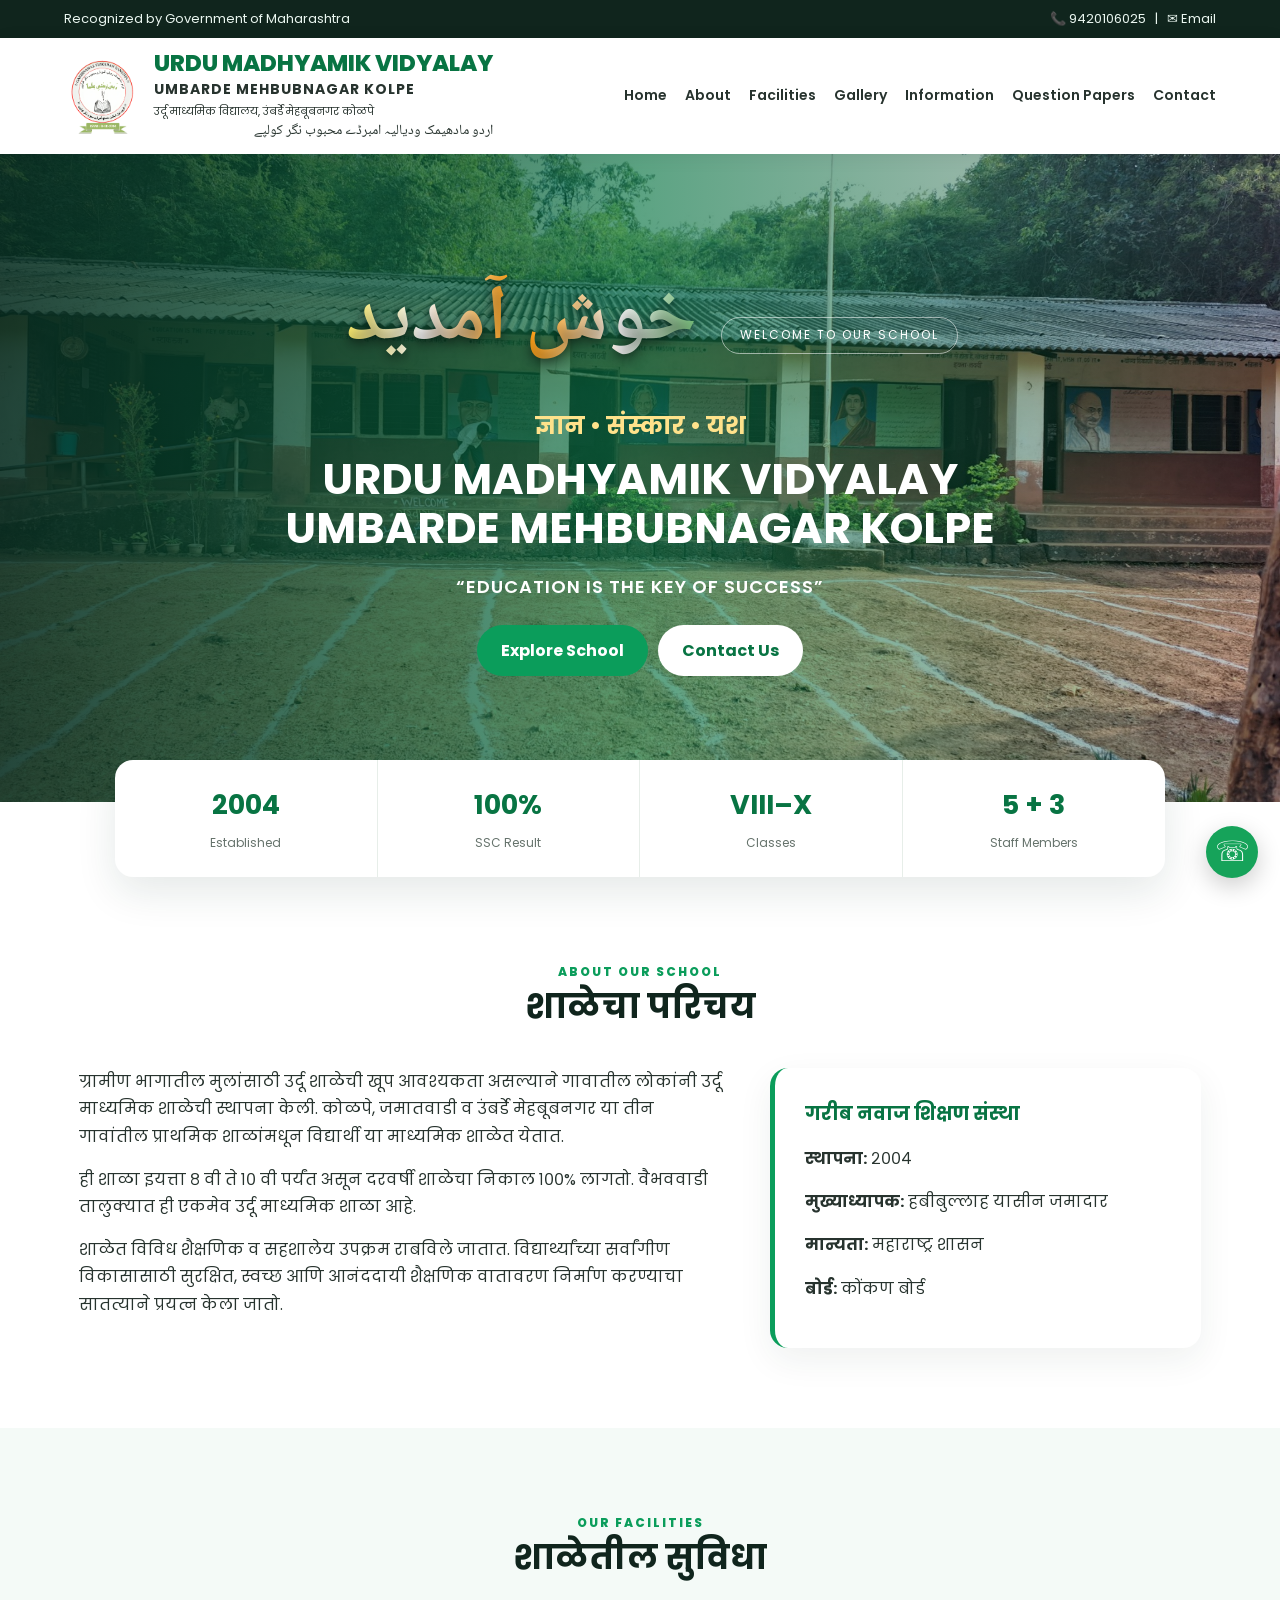
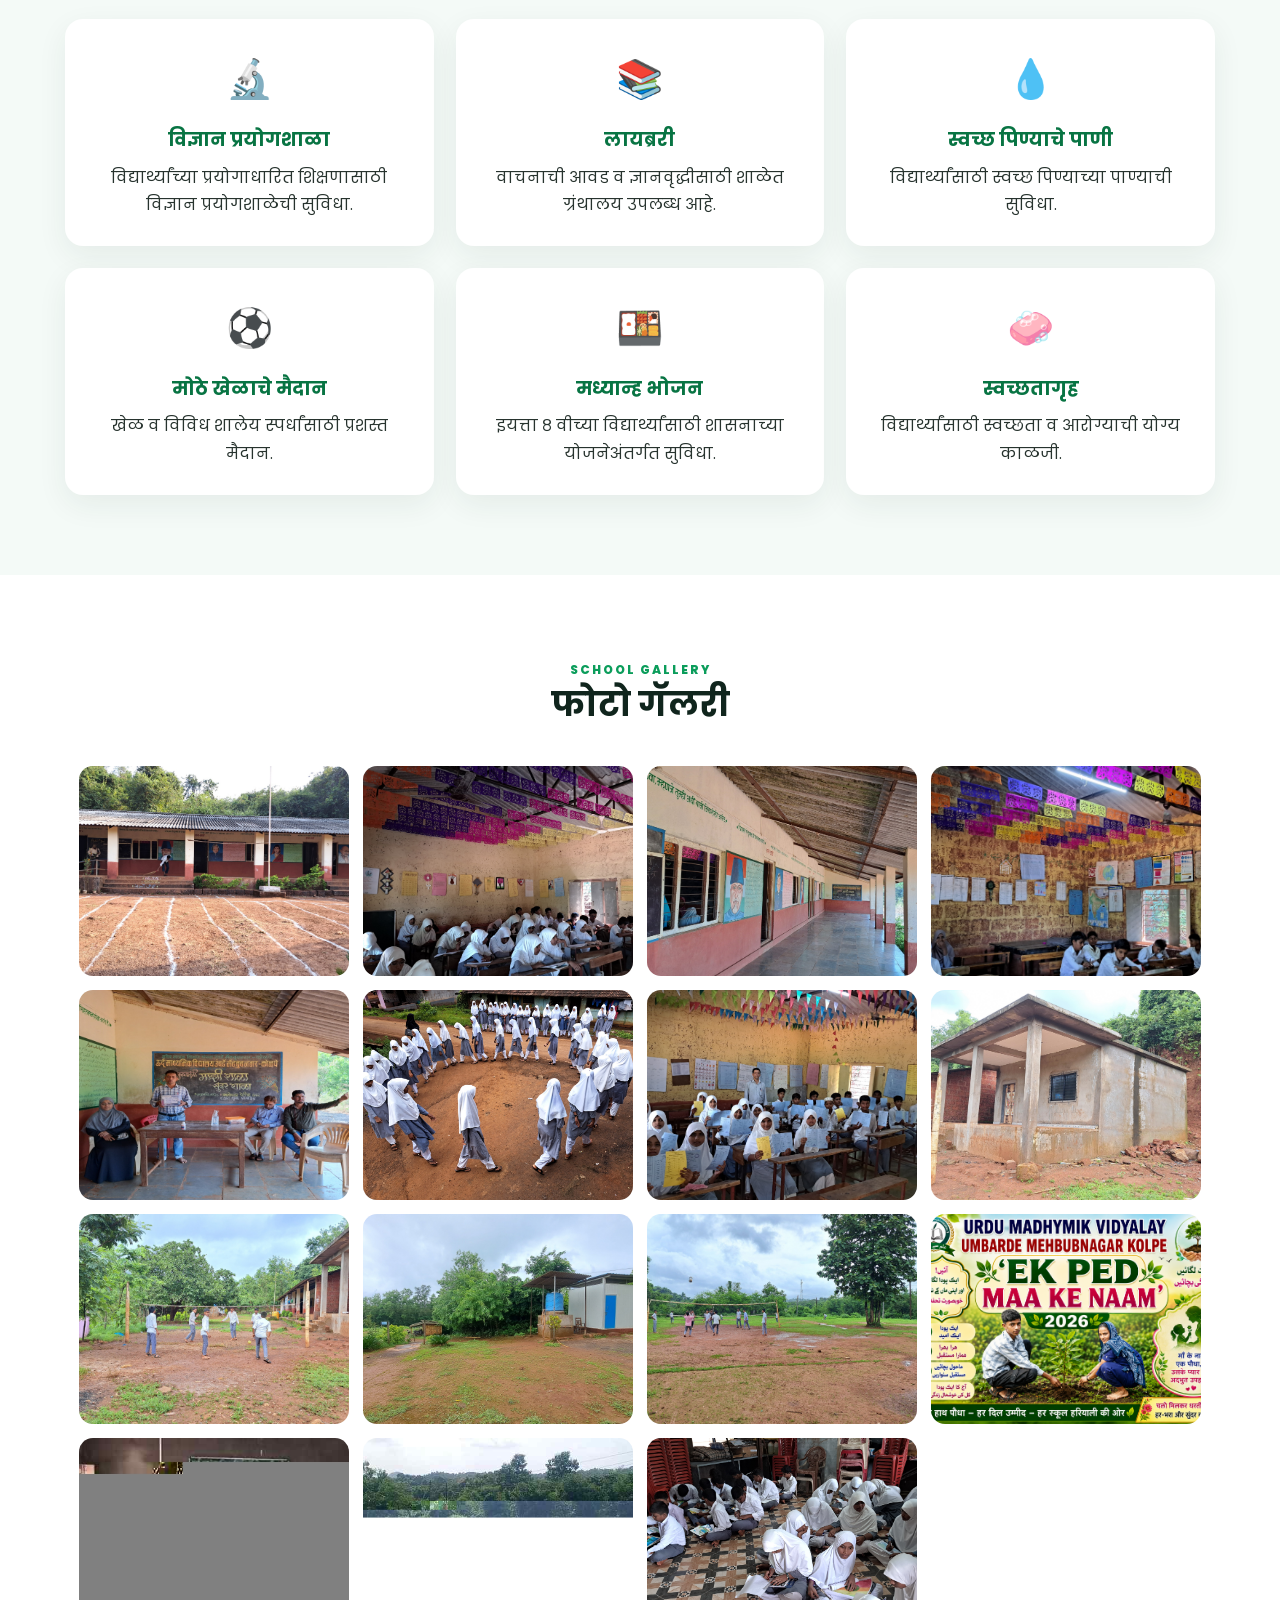
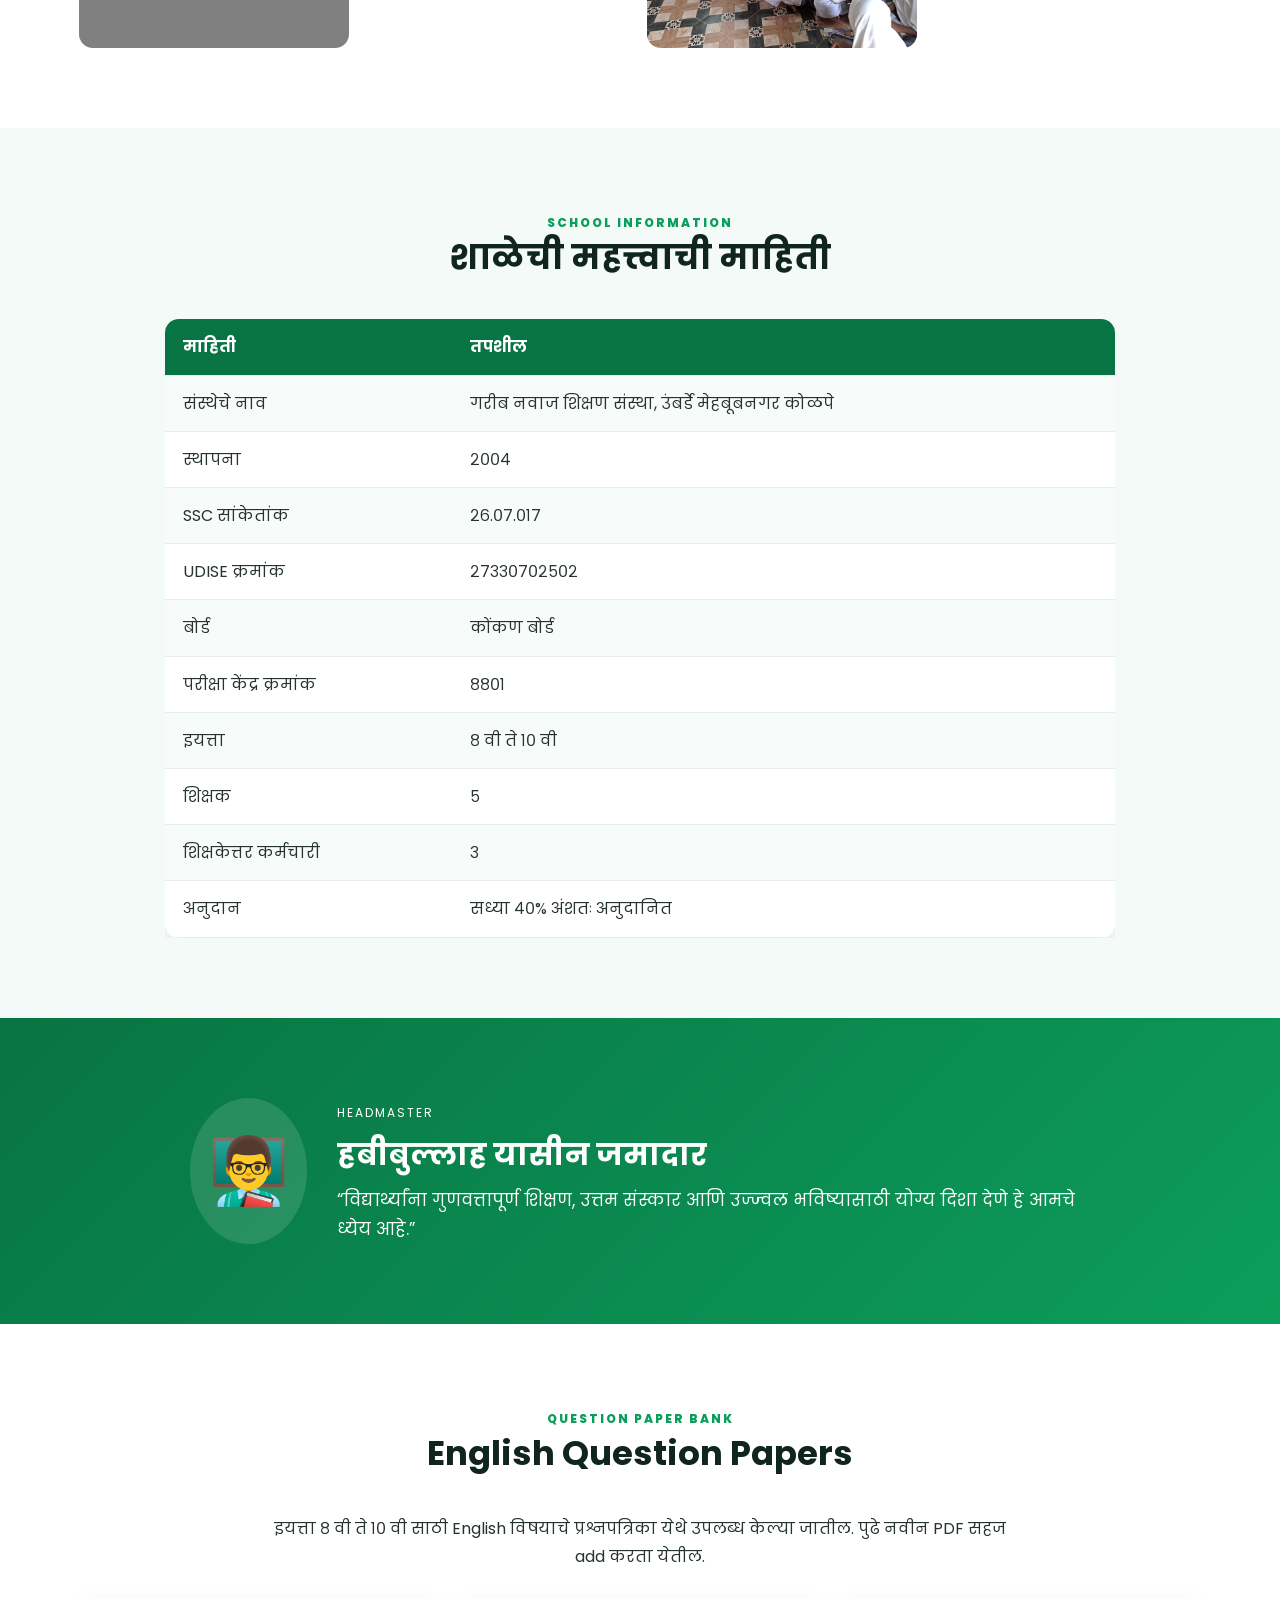
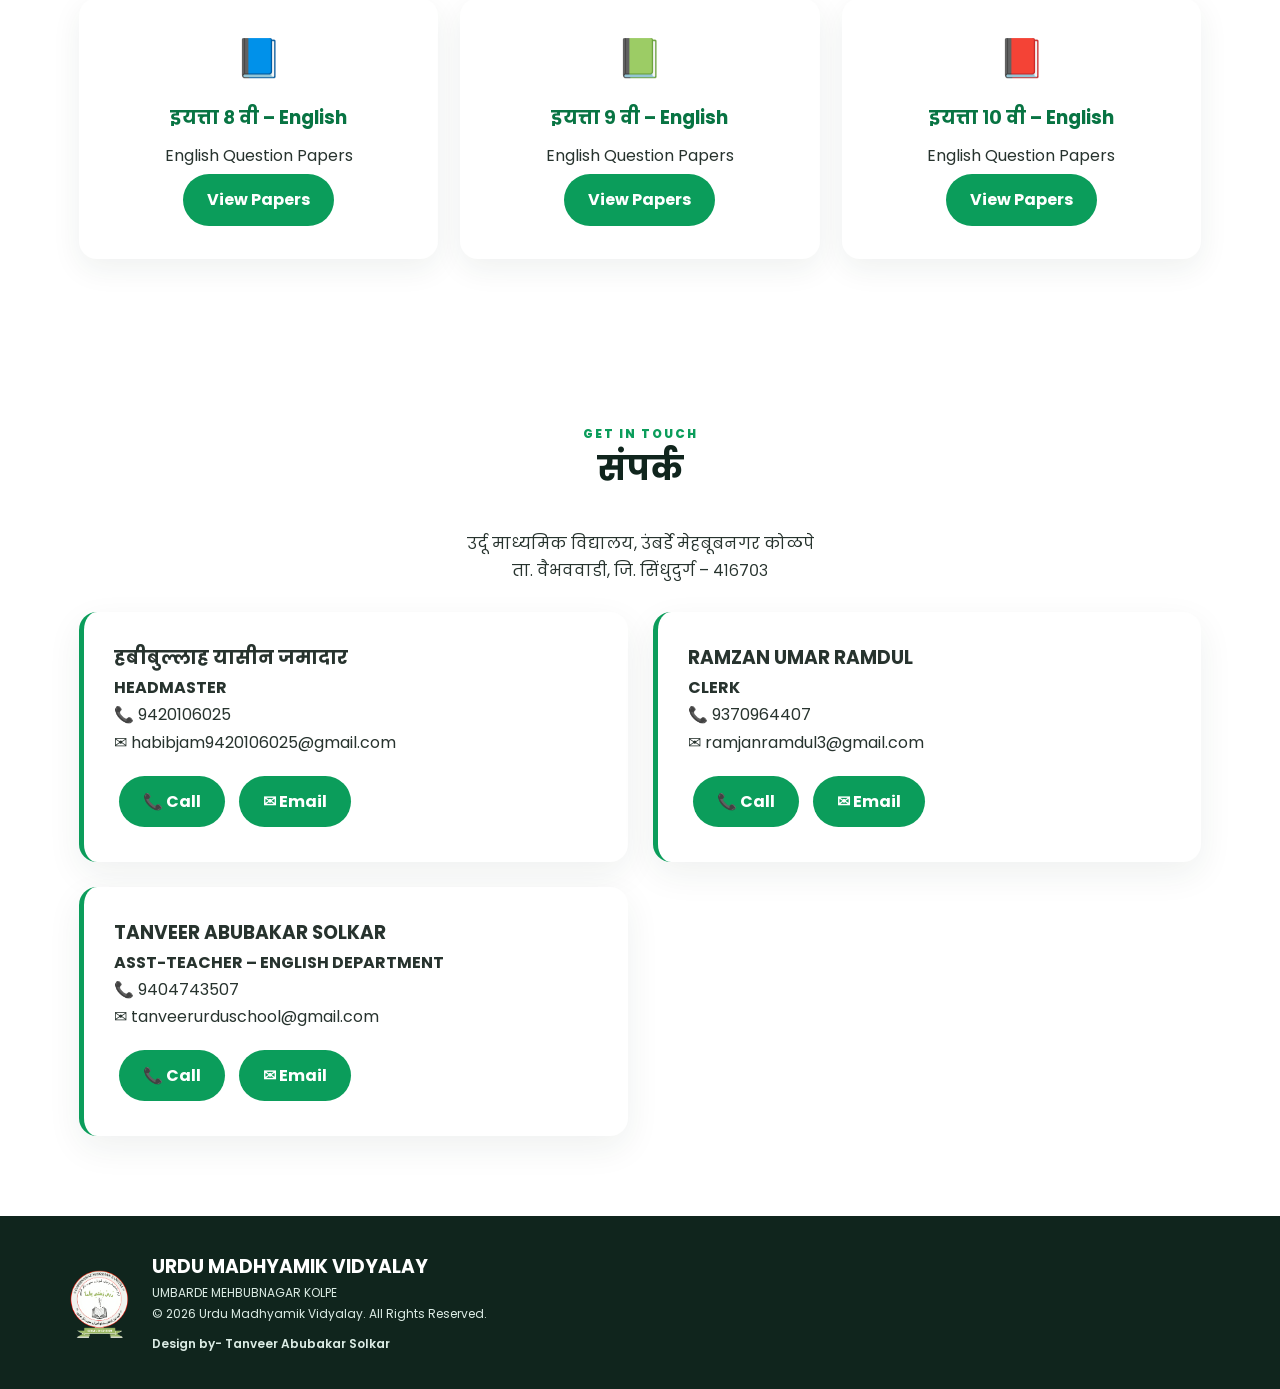
<file: index.html>
<!DOCTYPE html>
<html lang="en">
<head>
<meta charset="UTF-8">
<meta name="viewport" content="width=device-width, initial-scale=1.0">
<meta name="description" content="Official website of Urdu Madhyamik Vidyalay Umbarde Mehbubnagar Kolpe, Vaibhavwadi, Sindhudurg.">
<title>Urdu Madhyamik Vidyalay | Umbarde Mehbubnagar Kolpe</title>
<link rel="preconnect" href="https://fonts.googleapis.com">
<link rel="preconnect" href="https://fonts.gstatic.com" crossorigin>
<link href="https://fonts.googleapis.com/css2?family=Noto+Naskh+Arabic:wght@400;600;700&family=Poppins:wght@400;500;600;700;800&display=swap" rel="stylesheet">
<link rel="stylesheet" href="style.css">
<style>
.welcome-urdu{font-family:'Noto Naskh Arabic',serif;font-size:clamp(42px,7vw,78px);font-weight:700;line-height:1.15;direction:rtl;display:inline-block;margin:0 auto 14px;padding:4px 24px;background:linear-gradient(90deg,#ffeb3b,#ffffff,#ff9800,#ffffff,#4caf50);-webkit-background-clip:text;background-clip:text;color:transparent;text-shadow:0 4px 14px rgba(0,0,0,.45);filter:drop-shadow(0 2px 3px rgba(0,0,0,.25));animation:welcomeGlow 3s ease-in-out infinite alternate}
@keyframes welcomeGlow{from{transform:translateY(0) scale(1)}to{transform:translateY(-3px) scale(1.03)}}
</style>
</head>
<body>
<div class="topbar">
  <div>Recognized by Government of Maharashtra</div>
  <div>📞 <a href="tel:+919420106025">9420106025</a> &nbsp; | &nbsp; ✉ <a href="mailto:habibjam9420106025@gmail.com">Email</a></div>
</div>
<header class="header">
  <div class="brand"><img src="logo.png" alt="School Logo" class="logo"><div><h1>URDU MADHYAMIK VIDYALAY</h1><h2>UMBARDE MEHBUBNAGAR KOLPE</h2><p class="marathi">उर्दू माध्यमिक विद्यालय, उंबर्डे मेहबूबनगर कोळपे</p><p class="urdu" dir="rtl">اردو مادھیمک ودیالیہ امبرڈے محبوب نگر کولپے</p></div></div>
  <button class="menu-btn" aria-label="Open menu">☰</button>
  <nav class="nav"><a href="#home">Home</a><a href="#about">About</a><a href="#facilities">Facilities</a><a href="#gallery">Gallery</a><a href="#information">Information</a><a href="#question-papers">Question Papers</a><a href="#contact">Contact</a></nav>
</header>
<main>
<section id="home" class="hero"><img src="school-building.jpg" alt="School building" class="hero-bg"><div class="hero-overlay"></div><div class="hero-content"><div class="welcome-urdu" lang="ur" dir="rtl">خوش آمدید</div><span class="badge">WELCOME TO OUR SCHOOL</span><h2>ज्ञान • संस्कार • यश</h2><h3>URDU MADHYAMIK VIDYALAY<br>UMBARDE MEHBUBNAGAR KOLPE</h3><p class="hero-tag">“EDUCATION IS THE KEY OF SUCCESS”</p><div class="hero-buttons"><a href="#about" class="btn primary">Explore School</a><a href="#contact" class="btn light">Contact Us</a></div></div></section>
<section class="stats"><div><strong>2004</strong><span>Established</span></div><div><strong>100%</strong><span>SSC Result</span></div><div><strong>VIII–X</strong><span>Classes</span></div><div><strong>5 + 3</strong><span>Staff Members</span></div></section>
<section id="about" class="section about"><div class="section-heading"><span>ABOUT OUR SCHOOL</span><h2>शाळेचा परिचय</h2></div><div class="about-grid"><div><p>ग्रामीण भागातील मुलांसाठी उर्दू शाळेची खूप आवश्यकता असल्याने गावातील लोकांनी उर्दू माध्यमिक शाळेची स्थापना केली. कोळपे, जमातवाडी व उंबर्डे मेहबूबनगर या तीन गावांतील प्राथमिक शाळांमधून विद्यार्थी या माध्यमिक शाळेत येतात.</p><p>ही शाळा इयत्ता ८ वी ते १० वी पर्यंत असून दरवर्षी शाळेचा निकाल १००% लागतो. वैभववाडी तालुक्यात ही एकमेव उर्दू माध्यमिक शाळा आहे.</p><p>शाळेत विविध शैक्षणिक व सहशालेय उपक्रम राबविले जातात. विद्यार्थ्यांच्या सर्वांगीण विकासासाठी सुरक्षित, स्वच्छ आणि आनंददायी शैक्षणिक वातावरण निर्माण करण्याचा सातत्याने प्रयत्न केला जातो.</p></div><div class="info-card"><h3>गरीब नवाज शिक्षण संस्था</h3><p><b>स्थापना:</b> २००४</p><p><b>मुख्याध्यापक:</b> हबीबुल्लाह यासीन जमादार</p><p><b>मान्यता:</b> महाराष्ट्र शासन</p><p><b>बोर्ड:</b> कोंकण बोर्ड</p></div></div></section>
<section id="facilities" class="section alt"><div class="section-heading"><span>OUR FACILITIES</span><h2>शाळेतील सुविधा</h2></div><div class="cards"><article class="card"><div class="icon">🔬</div><h3>विज्ञान प्रयोगशाळा</h3><p>विद्यार्थ्यांच्या प्रयोगाधारित शिक्षणासाठी विज्ञान प्रयोगशाळेची सुविधा.</p></article><article class="card"><div class="icon">📚</div><h3>लायब्ररी</h3><p>वाचनाची आवड व ज्ञानवृद्धीसाठी शाळेत ग्रंथालय उपलब्ध आहे.</p></article><article class="card"><div class="icon">💧</div><h3>स्वच्छ पिण्याचे पाणी</h3><p>विद्यार्थ्यांसाठी स्वच्छ पिण्याच्या पाण्याची सुविधा.</p></article><article class="card"><div class="icon">⚽</div><h3>मोठे खेळाचे मैदान</h3><p>खेळ व विविध शालेय स्पर्धांसाठी प्रशस्त मैदान.</p></article><article class="card"><div class="icon">🍱</div><h3>मध्यान्ह भोजन</h3><p>इयत्ता ८ वीच्या विद्यार्थ्यांसाठी शासनाच्या योजनेअंतर्गत सुविधा.</p></article><article class="card"><div class="icon">🧼</div><h3>स्वच्छतागृह</h3><p>विद्यार्थ्यांसाठी स्वच्छता व आरोग्याची योग्य काळजी.</p></article></div></section>
<section id="gallery" class="section"><div class="section-heading"><span>SCHOOL GALLERY</span><h2>फोटो गॅलरी</h2></div><div class="gallery"><img src="school-building.jpg" alt="School building"><img src="school-activity-1.jpg" alt="School activity"><img src="school-activity-2.jpg" alt="School activity"><img src="school-activity-3.jpg" alt="School activity"><img src="school-activity-4.jpg" alt="School activity"><img src="school-activity-5.jpg" alt="School activity"><img src="school-activity-6.jpg" alt="School activity"><img src="science-lab.jpg" alt="Science laboratory"><img src="activity-7.jpg" alt="School activity"><img src="activity-8.jpg" alt="School activity"><img src="activity-9.jpg" alt="School activity"><img src="file_00000000c52882078d8db691027c3009.png" alt="एक पेड़ माँ के नाम – 2026"></div></section>
<section id="information" class="section alt"><div class="section-heading"><span>SCHOOL INFORMATION</span><h2>शाळेची महत्त्वाची माहिती</h2></div><div class="table-wrap"><table><tr><th>माहिती</th><th>तपशील</th></tr><tr><td>संस्थेचे नाव</td><td>गरीब नवाज शिक्षण संस्था, उंबर्डे मेहबूबनगर कोळपे</td></tr><tr><td>स्थापना</td><td>२००४</td></tr><tr><td>SSC सांकेतांक</td><td>२६.०७.०१७</td></tr><tr><td>UDISE क्रमांक</td><td>२७३३०७०२५०२</td></tr><tr><td>बोर्ड</td><td>कोंकण बोर्ड</td></tr><tr><td>परीक्षा केंद्र क्रमांक</td><td>८८०१</td></tr><tr><td>इयत्ता</td><td>८ वी ते १० वी</td></tr><tr><td>शिक्षक</td><td>५</td></tr><tr><td>शिक्षकेत्तर कर्मचारी</td><td>३</td></tr><tr><td>अनुदान</td><td>सध्या ४०% अंशतः अनुदानित</td></tr></table></div></section>
<section class="principal section"><div class="principal-box"><div class="principal-avatar">👨‍🏫</div><div><span>HEADMASTER</span><h2>हबीबुल्लाह यासीन जमादार</h2><p>“विद्यार्थ्यांना गुणवत्तापूर्ण शिक्षण, उत्तम संस्कार आणि उज्ज्वल भविष्यासाठी योग्य दिशा देणे हे आमचे ध्येय आहे.”</p></div></div></section>
<section id="question-papers" class="section"><div class="section-heading"><span>QUESTION PAPER BANK</span><h2>English Question Papers</h2></div><p style="text-align:center;max-width:760px;margin:0 auto 28px;font-size:16px;">इयत्ता ८ वी ते १० वी साठी English विषयाचे प्रश्नपत्रिका येथे उपलब्ध केल्या जातील. पुढे नवीन PDF सहज add करता येतील.</p><div class="cards"><article class="card"><div class="icon">📘</div><h3>इयत्ता ८ वी – English</h3><p>English Question Papers</p><a class="btn primary" href="question-papers/class-8-english.html">View Papers</a></article><article class="card"><div class="icon">📗</div><h3>इयत्ता ९ वी – English</h3><p>English Question Papers</p><a class="btn primary" href="question-papers/class-9-english.html">View Papers</a></article><article class="card"><div class="icon">📕</div><h3>इयत्ता १० वी – English</h3><p>English Question Papers</p><a class="btn primary" href="question-papers/class-10-english.html">View Papers</a></article></div></section>
<section id="contact" class="section contact"><div class="section-heading"><span>GET IN TOUCH</span><h2>संपर्क</h2></div><p style="text-align:center;max-width:760px;margin:0 auto 28px;font-size:16px;">उर्दू माध्यमिक विद्यालय, उंबर्डे मेहबूबनगर कोळपे<br>ता. वैभववाडी, जि. सिंधुदुर्ग – ४१६७०३</p><div class="contact-grid"><div class="contact-card"><h3>हबीबुल्लाह यासीन जमादार</h3><p><b>HEADMASTER</b></p><p>📞 <a href="tel:+919420106025">9420106025</a></p><p>✉ <a href="mailto:habibjam9420106025@gmail.com">habibjam9420106025@gmail.com</a></p><div style="margin-top:15px;"><a class="btn primary" href="tel:+919420106025">📞 Call</a> <a class="btn primary" href="mailto:habibjam9420106025@gmail.com">✉ Email</a></div></div><div class="contact-card"><h3>RAMZAN UMAR RAMDUL</h3><p><b>CLERK</b></p><p>📞 <a href="tel:+919370964407">9370964407</a></p><p>✉ <a href="mailto:ramjanramdul3@gmail.com">ramjanramdul3@gmail.com</a></p><div style="margin-top:15px;"><a class="btn primary" href="tel:+919370964407">📞 Call</a> <a class="btn primary" href="mailto:ramjanramdul3@gmail.com">✉ Email</a></div></div><div class="contact-card"><h3>TANVEER ABUBAKAR SOLKAR</h3><p><b>ASST-TEACHER – ENGLISH DEPARTMENT</b></p><p>📞 <a href="tel:+919404743507">9404743507</a></p><p>✉ <a href="mailto:tanveerurduschool@gmail.com">tanveerurduschool@gmail.com</a></p><div style="margin-top:15px;"><a class="btn primary" href="tel:+919404743507">📞 Call</a> <a class="btn primary" href="mailto:tanveerurduschool@gmail.com">✉ Email</a></div></div></div></section>
<footer><img src="logo.png" alt="Logo"><div><h3>URDU MADHYAMIK VIDYALAY</h3><p>UMBARDE MEHBUBNAGAR KOLPE</p><p>© <span id="year"></span> Urdu Madhyamik Vidyalay. All Rights Reserved.</p><p style="margin-top:10px;font-weight:600;">Design by- Tanveer Abubakar Solkar</p></div></footer>
<a class="whatsapp" href="https://wa.me/919420106025" target="_blank" rel="noopener" aria-label="WhatsApp">☏</a><button class="top" aria-label="Back to top">↑</button><script src="script.js"></script>
</body>
</html>
</file>
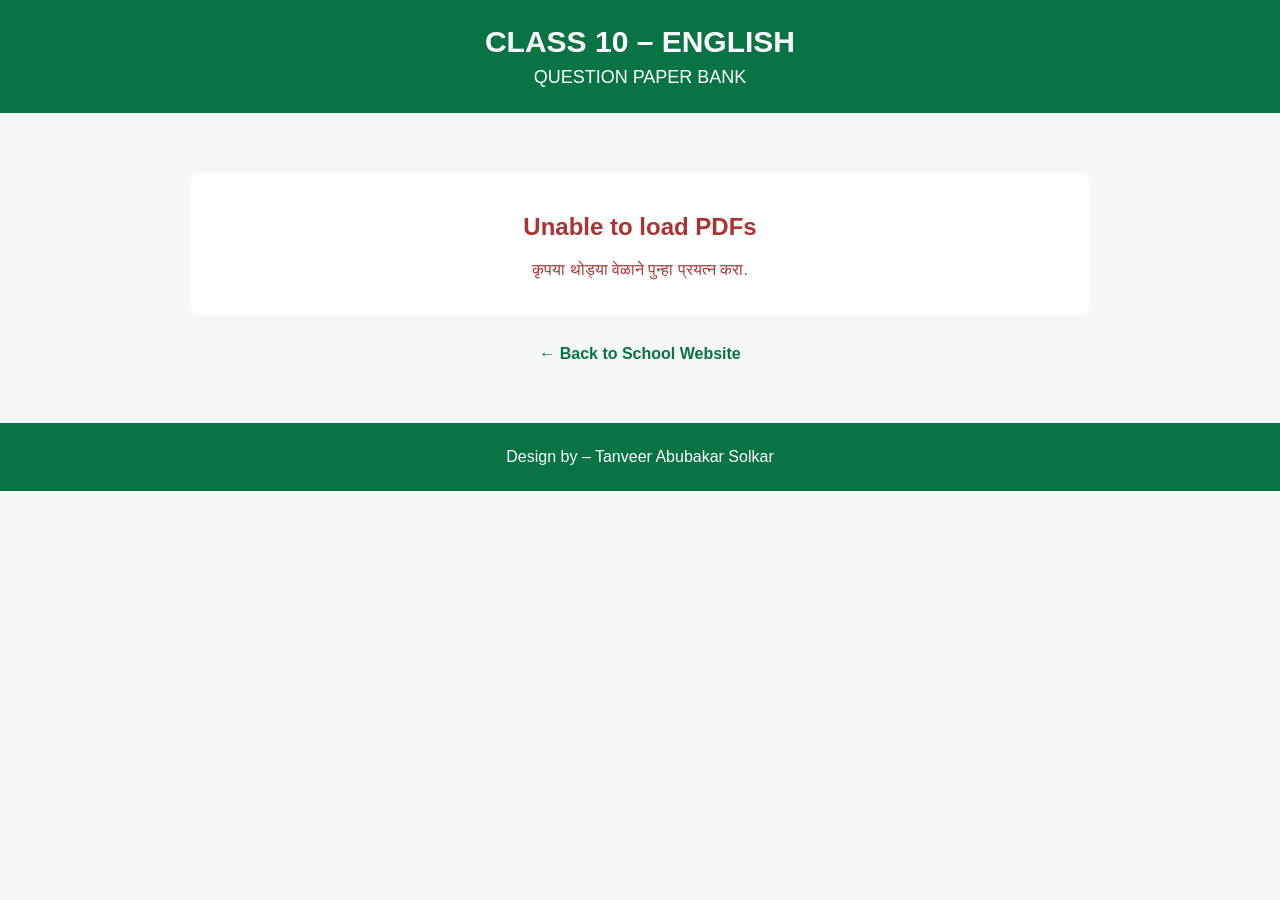
<file: question-papers/class-10-english.html>
<!DOCTYPE html>
<html lang="en">
<head>
<meta charset="UTF-8">
<meta name="viewport" content="width=device-width, initial-scale=1.0">
<title>Class 10 English Question Paper Bank</title>
<style>
body{margin:0;font-family:Arial,sans-serif;background:#f5f8f6;color:#333}
.header{background:#087443;color:white;padding:25px 15px;text-align:center}
.header h1{margin:0;font-size:30px}.header p{margin:8px 0 0;font-size:18px}
.container{max-width:900px;margin:40px auto;padding:20px}
.paper{background:white;margin:20px 0;padding:25px;border-radius:15px;box-shadow:0 4px 15px rgba(0,0,0,.10);text-align:center}
.paper h2{color:#087443;margin-top:0}.btn{display:inline-block;margin:8px;padding:12px 22px;background:#087443;color:white;text-decoration:none;border-radius:8px;font-weight:bold}.btn:hover{background:#065c35}
.back{text-align:center;margin-top:30px}.back a{color:#087443;font-weight:bold;text-decoration:none}
.footer{text-align:center;padding:25px;background:#087443;color:white;margin-top:40px}
.status{text-align:center;padding:15px;color:#555}.error{color:#a33}.empty{background:white;border-radius:12px;padding:20px;text-align:center}
</style>
</head>
<body>
<div class="header"><h1>CLASS 10 – ENGLISH</h1><p>QUESTION PAPER BANK</p></div>
<div class="container">
  <div id="papers"><div class="status">Loading question papers…</div></div>
  <div class="back"><a href="../index.html">← Back to School Website</a></div>
</div>
<div class="footer">Design by – Tanveer Abubakar Solkar</div>
<script>
const REPO='urduschoolkolpe/SCHOOL-WEBSITE-', BRANCH='main', FOLDER='question-papers';
const PAGES_BASE='https://urduschoolkolpe.github.io/SCHOOL-WEBSITE-/question-papers/';
function isClassPDF(name){return /\.pdf$/i.test(name) && /(^|[^0-9])(?:10th|std\.?[-_ ]?10|class[-_ ]?10)(?![0-9])/i.test(name);}
function prettyName(name){return name.replace(/\.pdf$/i,'').replace(/[_-]+/g,' ').replace(/%20/g,' ').trim();}
function viewUrl(file){return PAGES_BASE+encodeURIComponent(file.name);}
async function loadPapers(){
 const box=document.getElementById('papers');
 try{
  const res=await fetch(`https://api.github.com/repos/${REPO}/contents/${FOLDER}?ref=${BRANCH}`);
  if(!res.ok) throw new Error('GitHub API unavailable');
  const files=await res.json();
  const pdfs=files.filter(f=>f.type==='file' && isClassPDF(f.name)).sort((a,b)=>a.name.localeCompare(b.name));
  box.innerHTML='';
  if(!pdfs.length){box.innerHTML='<div class="empty"><h2 style="color:#087443">📚 No PDFs yet</h2><p>या वर्गाची PDF प्रश्नपत्रिका अजून जोडलेली नाही.</p></div>';return;}
  pdfs.forEach(file=>{
   const card=document.createElement('div'); card.className='paper';
   card.innerHTML=`<h2>${prettyName(file.name)}</h2><p>Class 10 English Question Paper</p><a class="btn" href="${viewUrl(file)}" target="_blank" rel="noopener">📄 VIEW PDF</a><a class="btn" href="${file.download_url}" download>⬇ DOWNLOAD PDF</a>`;
   box.appendChild(card);
  });
 }catch(e){box.innerHTML='<div class="empty error"><h2>Unable to load PDFs</h2><p>कृपया थोड्या वेळाने पुन्हा प्रयत्न करा.</p></div>';}
}
loadPapers();
</script>
</body>
</html>
</file>
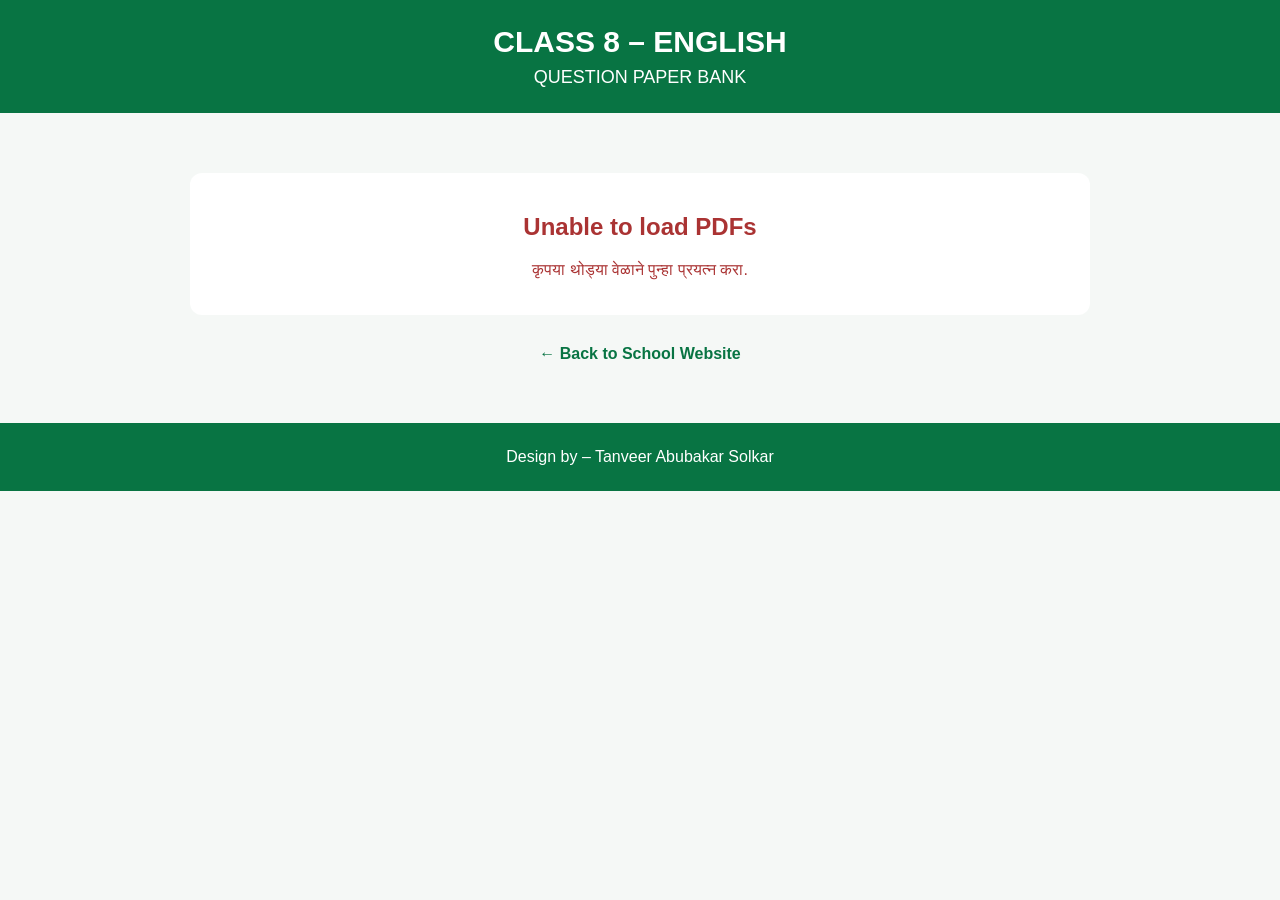
<file: question-papers/class-8-english.html>
<!DOCTYPE html>
<html lang="en">
<head>
<meta charset="UTF-8">
<meta name="viewport" content="width=device-width, initial-scale=1.0">
<title>Class 8 English Question Paper Bank</title>
<style>
body{margin:0;font-family:Arial,sans-serif;background:#f5f8f6;color:#333}
.header{background:#087443;color:white;padding:25px 15px;text-align:center}
.header h1{margin:0;font-size:30px}.header p{margin:8px 0 0;font-size:18px}
.container{max-width:900px;margin:40px auto;padding:20px}
.paper{background:white;margin:20px 0;padding:25px;border-radius:15px;box-shadow:0 4px 15px rgba(0,0,0,.10);text-align:center}
.paper h2{color:#087443;margin-top:0}.btn{display:inline-block;margin:8px;padding:12px 22px;background:#087443;color:white;text-decoration:none;border-radius:8px;font-weight:bold}.btn:hover{background:#065c35}
.back{text-align:center;margin-top:30px}.back a{color:#087443;font-weight:bold;text-decoration:none}
.footer{text-align:center;padding:25px;background:#087443;color:white;margin-top:40px}
.status{text-align:center;padding:15px;color:#555}.error{color:#a33}.empty{background:white;border-radius:12px;padding:20px;text-align:center}
</style>
</head>
<body>
<div class="header"><h1>CLASS 8 – ENGLISH</h1><p>QUESTION PAPER BANK</p></div>
<div class="container">
  <div id="papers"><div class="status">Loading question papers…</div></div>
  <div class="back"><a href="../index.html">← Back to School Website</a></div>
</div>
<div class="footer">Design by – Tanveer Abubakar Solkar</div>
<script>
const REPO='urduschoolkolpe/SCHOOL-WEBSITE-', BRANCH='main', FOLDER='question-papers';
const PAGES_BASE='https://urduschoolkolpe.github.io/SCHOOL-WEBSITE-/question-papers/';
function isClassPDF(name){return /\.pdf$/i.test(name) && /(^|[^0-9])(?:8th|std\.?[-_ ]?8|class[-_ ]?8)(?![0-9])/i.test(name);}
function prettyName(name){return name.replace(/\.pdf$/i,'').replace(/[_-]+/g,' ').replace(/%20/g,' ').trim();}
function viewUrl(file){return PAGES_BASE+encodeURIComponent(file.name);}
async function loadPapers(){
 const box=document.getElementById('papers');
 try{
  const res=await fetch(`https://api.github.com/repos/${REPO}/contents/${FOLDER}?ref=${BRANCH}`);
  if(!res.ok) throw new Error('GitHub API unavailable');
  const files=await res.json();
  const pdfs=files.filter(f=>f.type==='file' && isClassPDF(f.name)).sort((a,b)=>a.name.localeCompare(b.name));
  box.innerHTML='';
  if(!pdfs.length){box.innerHTML='<div class="empty"><h2 style="color:#087443">📚 No PDFs yet</h2><p>या वर्गाची PDF प्रश्नपत्रिका अजून जोडलेली नाही.</p></div>';return;}
  pdfs.forEach(file=>{
   const card=document.createElement('div'); card.className='paper';
   card.innerHTML=`<h2>${prettyName(file.name)}</h2><p>Class 8 English Question Paper</p><a class="btn" href="${viewUrl(file)}" target="_blank" rel="noopener">📄 VIEW PDF</a><a class="btn" href="${file.download_url}" download>⬇ DOWNLOAD PDF</a>`;
   box.appendChild(card);
  });
 }catch(e){box.innerHTML='<div class="empty error"><h2>Unable to load PDFs</h2><p>कृपया थोड्या वेळाने पुन्हा प्रयत्न करा.</p></div>';}
}
loadPapers();
</script>
</body>
</html>
</file>
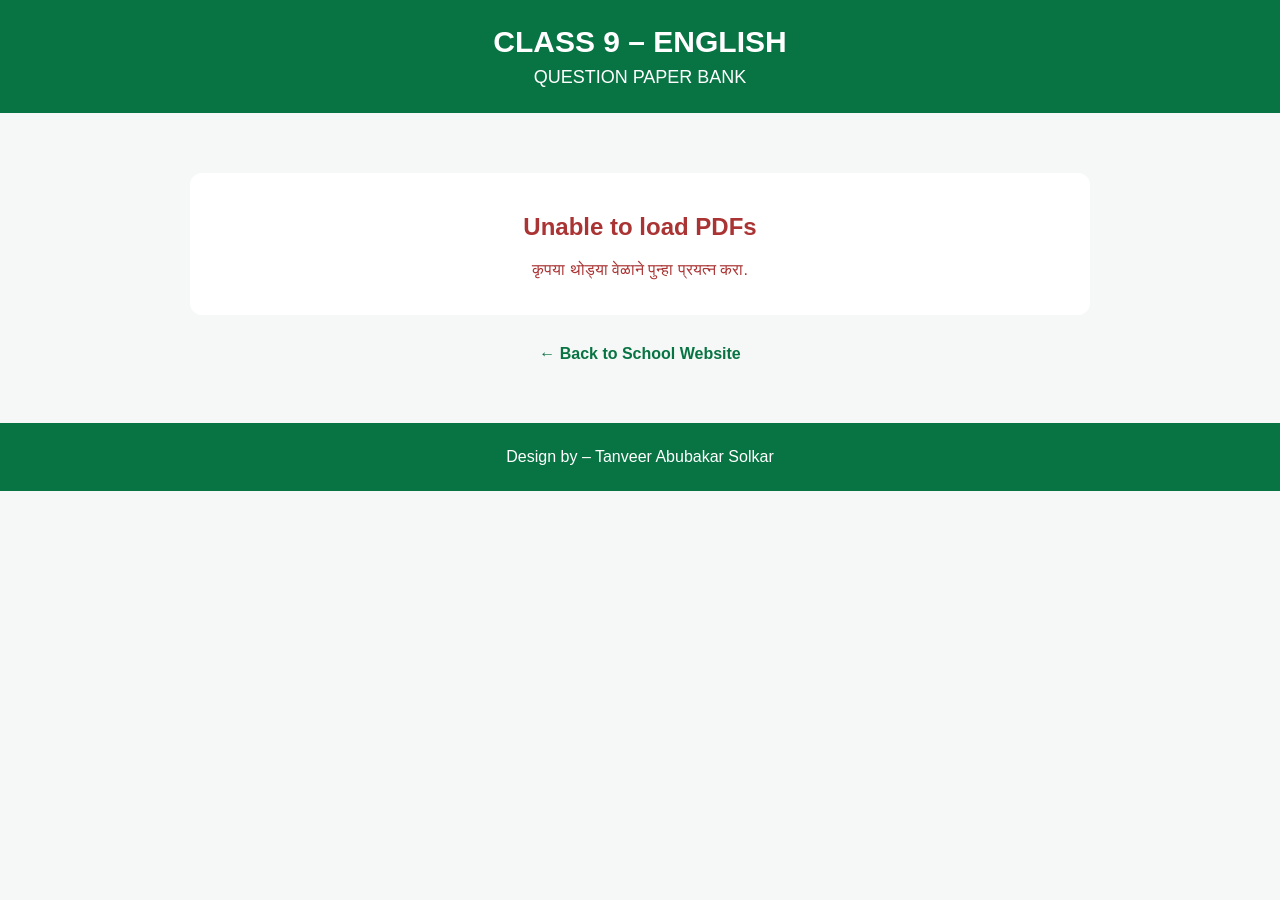
<file: question-papers/class-9-english.html>
<!DOCTYPE html>
<html lang="en">
<head>
<meta charset="UTF-8">
<meta name="viewport" content="width=device-width, initial-scale=1.0">
<title>Class 9 English Question Paper Bank</title>
<style>
body{margin:0;font-family:Arial,sans-serif;background:#f5f8f6;color:#333}
.header{background:#087443;color:white;padding:25px 15px;text-align:center}
.header h1{margin:0;font-size:30px}.header p{margin:8px 0 0;font-size:18px}
.container{max-width:900px;margin:40px auto;padding:20px}
.paper{background:white;margin:20px 0;padding:25px;border-radius:15px;box-shadow:0 4px 15px rgba(0,0,0,.10);text-align:center}
.paper h2{color:#087443;margin-top:0}.btn{display:inline-block;margin:8px;padding:12px 22px;background:#087443;color:white;text-decoration:none;border-radius:8px;font-weight:bold}.btn:hover{background:#065c35}
.back{text-align:center;margin-top:30px}.back a{color:#087443;font-weight:bold;text-decoration:none}
.footer{text-align:center;padding:25px;background:#087443;color:white;margin-top:40px}
.status{text-align:center;padding:15px;color:#555}.error{color:#a33}.empty{background:white;border-radius:12px;padding:20px;text-align:center}
</style>
</head>
<body>
<div class="header"><h1>CLASS 9 – ENGLISH</h1><p>QUESTION PAPER BANK</p></div>
<div class="container">
  <div id="papers"><div class="status">Loading question papers…</div></div>
  <div class="back"><a href="../index.html">← Back to School Website</a></div>
</div>
<div class="footer">Design by – Tanveer Abubakar Solkar</div>
<script>
const REPO='urduschoolkolpe/SCHOOL-WEBSITE-', BRANCH='main', FOLDER='question-papers';
const PAGES_BASE='https://urduschoolkolpe.github.io/SCHOOL-WEBSITE-/question-papers/';
function isClassPDF(name){return /\.pdf$/i.test(name) && /(^|[^0-9])(?:9th|std\.?[-_ ]?9|class[-_ ]?9)(?![0-9])/i.test(name);}
function prettyName(name){return name.replace(/\.pdf$/i,'').replace(/[_-]+/g,' ').replace(/%20/g,' ').trim();}
function viewUrl(file){return PAGES_BASE+encodeURIComponent(file.name);}
async function loadPapers(){
 const box=document.getElementById('papers');
 try{
  const res=await fetch(`https://api.github.com/repos/${REPO}/contents/${FOLDER}?ref=${BRANCH}`);
  if(!res.ok) throw new Error('GitHub API unavailable');
  const files=await res.json();
  const pdfs=files.filter(f=>f.type==='file' && isClassPDF(f.name)).sort((a,b)=>a.name.localeCompare(b.name));
  box.innerHTML='';
  if(!pdfs.length){box.innerHTML='<div class="empty"><h2 style="color:#087443">📚 No PDFs yet</h2><p>या वर्गाची PDF प्रश्नपत्रिका अजून जोडलेली नाही.</p></div>';return;}
  pdfs.forEach(file=>{
   const card=document.createElement('div'); card.className='paper';
   card.innerHTML=`<h2>${prettyName(file.name)}</h2><p>Class 9 English Question Paper</p><a class="btn" href="${viewUrl(file)}" target="_blank" rel="noopener">📄 VIEW PDF</a><a class="btn" href="${file.download_url}" download>⬇ DOWNLOAD PDF</a>`;
   box.appendChild(card);
  });
 }catch(e){box.innerHTML='<div class="empty error"><h2>Unable to load PDFs</h2><p>कृपया थोड्या वेळाने पुन्हा प्रयत्न करा.</p></div>';}
}
loadPapers();
</script>
</body>
</html>
</file>
<file: style.css>
*{box-sizing:border-box;margin:0;padding:0}
:root{--green:#087443;--green2:#0b9d5b;--gold:#d6a72c;--dark:#10251d;--light:#f4faf7;--text:#27332e;--border:#e7eee9}
html{scroll-behavior:smooth;scroll-padding-top:110px}
body{font-family:Poppins,Arial,sans-serif;color:var(--text);background:#fff;line-height:1.7;overflow-x:hidden}
a{color:inherit;text-decoration:none}
.topbar{background:var(--dark);color:#eaf6f0;padding:8px 5%;display:flex;justify-content:space-between;align-items:center;font-size:13px;gap:15px}.topbar a:hover{color:#ffe28b}
.header{background:#fff;padding:12px 5%;display:flex;align-items:center;justify-content:space-between;gap:20px;box-shadow:0 3px 18px #00000012;position:sticky;top:0;z-index:20;min-height:100px}
.brand{display:flex;align-items:center;gap:14px;min-width:0}.logo{width:76px;height:76px;object-fit:contain;flex:none}
.brand h1{font-size:23px;line-height:1.2;color:var(--green);font-weight:800;white-space:nowrap}.brand h2{font-size:14px;letter-spacing:1px;white-space:nowrap}.brand p{font-size:11px;margin-top:1px}.urdu{font-family:"Noto Naskh Arabic",serif;font-size:14px!important;line-height:1.4}.brand span{display:inline-block;color:#9b7611;font-size:11px;font-weight:700;letter-spacing:1.5px}
.nav{display:flex;gap:18px;align-items:center;flex:none}.nav a{font-weight:600;font-size:14px;white-space:nowrap}.nav a:hover{color:var(--green2)}
.menu-btn{display:none;border:0;background:var(--green);color:#fff;border-radius:8px;font-size:24px;padding:5px 10px;cursor:pointer}
.hero{height:72vh;min-height:500px;position:relative;display:flex;align-items:center;justify-content:center;overflow:hidden}.hero-bg{position:absolute;inset:0;width:100%;height:100%;object-fit:cover;object-position:center}.hero-overlay{position:absolute;inset:0;background:linear-gradient(90deg,#062d20e0,#087443a8,#00000038)}.hero-content{position:relative;color:#fff;text-align:center;max-width:980px;padding:30px}.badge{display:inline-block;border:1px solid #ffffff88;border-radius:30px;padding:7px 18px;font-size:12px;letter-spacing:2px}.hero h2{font-size:24px;color:#ffe28b;margin:20px 0 8px}.hero h3{font-size:43px;line-height:1.15}.hero-tag{font-size:18px;margin:18px 0;font-weight:600;letter-spacing:1px}.hero-buttons{display:flex;justify-content:center;flex-wrap:wrap}.btn{display:inline-block;padding:12px 24px;border-radius:30px;font-weight:700;margin:5px;transition:.2s}.btn:hover{transform:translateY(-2px)}.primary{background:var(--green2);color:#fff}.light{background:#fff;color:var(--green)}
.stats{display:grid;grid-template-columns:repeat(4,1fr);max-width:1050px;margin:-42px auto 0;position:relative;background:#fff;border-radius:18px;box-shadow:0 15px 40px #12382b1c;overflow:hidden}.stats div{text-align:center;padding:22px 12px;border-right:1px solid var(--border)}.stats div:last-child{border:0}.stats strong{display:block;color:var(--green);font-size:27px}.stats span{font-size:12px;color:#66736c}
.section{padding:80px 5%;max-width:1250px;margin:auto}.alt{max-width:none;background:var(--light)}.section-heading{text-align:center;margin-bottom:40px}.section-heading span{color:var(--green2);font-size:12px;font-weight:800;letter-spacing:2px}.section-heading h2{font-size:34px;color:var(--dark);line-height:1.3}
.about-grid{display:grid;grid-template-columns:1.5fr 1fr;gap:45px;align-items:start}.about-grid p{margin-bottom:16px}.info-card,.contact-card{background:#fff;border-radius:18px;padding:30px;box-shadow:0 12px 35px #17392b12;border-left:5px solid var(--green2)}.info-card h3{color:var(--green);margin-bottom:15px}
.cards{max-width:1150px;margin:auto;display:grid;grid-template-columns:repeat(3,1fr);gap:22px}.card{background:#fff;border-radius:18px;padding:28px;text-align:center;box-shadow:0 10px 30px #17392b12;transition:.25s}.card:hover{transform:translateY(-6px)}.icon{font-size:38px;margin-bottom:12px}.card h3{color:var(--green);margin-bottom:8px}
.gallery{display:grid;grid-template-columns:repeat(4,1fr);gap:14px}.gallery img{display:block;width:100%;height:210px;object-fit:cover;border-radius:14px;cursor:pointer;transition:.25s}.gallery img:hover{transform:scale(1.025);box-shadow:0 10px 25px #0002}
.table-wrap{overflow:auto;max-width:950px;margin:auto}table{width:100%;border-collapse:collapse;background:#fff;border-radius:14px;overflow:hidden;box-shadow:0 10px 30px #17392b12}th,td{text-align:left;padding:14px 18px;border-bottom:1px solid var(--border)}th{background:var(--green);color:#fff}tr:nth-child(even){background:#f7fbf9}
.principal{background:linear-gradient(135deg,#087443,#0c9d5b);max-width:none;color:#fff}.principal-box{max-width:900px;margin:auto;display:flex;gap:30px;align-items:center}.principal-avatar{font-size:65px;background:#ffffff20;border-radius:50%;padding:18px;flex:none}.principal-box span{font-size:12px;letter-spacing:2px}.principal-box h2{font-size:30px;margin:5px 0}.principal-box p{font-size:17px}
.contact{max-width:1250px}.contact-grid{display:grid;grid-template-columns:1fr 1fr;gap:25px}.quote{font-size:20px;font-weight:700;color:var(--green);margin:20px 0}
footer{background:var(--dark);color:#dcece5;padding:35px 5%;display:flex;gap:18px;align-items:center}footer img{width:70px;height:70px;object-fit:contain;flex:none}footer h3{color:#fff}footer p{font-size:12px}
.whatsapp,.top{position:fixed;right:22px;border:0;z-index:30;display:grid;place-items:center;border-radius:50%;box-shadow:0 8px 25px #0003}.whatsapp{bottom:22px;width:52px;height:52px;background:#16a35a;color:#fff;font-size:28px}.top{bottom:85px;width:42px;height:42px;background:var(--green);color:#fff;font-size:20px;opacity:0;pointer-events:none;transition:.2s;cursor:pointer}.top.show{opacity:1;pointer-events:auto}
@media(max-width:1100px){.header{padding-left:3%;padding-right:3%}.nav{gap:12px}.nav a{font-size:13px}.brand h1{font-size:20px}.brand h2{font-size:13px}.logo{width:68px;height:68px}}
@media(max-width:900px){.topbar{padding:8px 4%}.header{padding:10px 4%;min-height:80px}.nav{display:none;position:absolute;top:100%;left:0;right:0;background:#fff;padding:15px 6%;box-shadow:0 10px 25px #0002;flex-direction:column;align-items:flex-start;gap:10px}.nav.open{display:flex}.menu-btn{display:block}.brand h1{font-size:17px}.brand h2{font-size:11px}.brand p{display:none}.logo{width:58px;height:58px}.hero h3{font-size:31px}.stats{margin:0 4%;grid-template-columns:repeat(2,1fr)}.stats div{border-bottom:1px solid var(--border)}.stats div:nth-child(2){border-right:0}.about-grid,.contact-grid{grid-template-columns:1fr}.cards{grid-template-columns:repeat(2,1fr)}.gallery{grid-template-columns:repeat(2,1fr)}}
@media(max-width:550px){.topbar{font-size:10px;padding:7px 4%;gap:8px}.topbar div:last-child{white-space:nowrap}.brand h1{font-size:15px}.brand h2{font-size:10px}.logo{width:52px;height:52px}.header{gap:8px}.hero{min-height:560px;height:auto}.hero-content{padding:70px 18px}.hero h2{font-size:19px}.hero h3{font-size:25px}.hero-tag{font-size:15px}.section{padding:60px 5%}.section-heading h2{font-size:27px}.cards,.gallery{grid-template-columns:1fr}.gallery img{height:230px}.principal-box{flex-direction:column;text-align:center}.contact-card{padding:24px}footer{padding:28px 5%}.whatsapp{right:16px;bottom:16px}}
</file>
